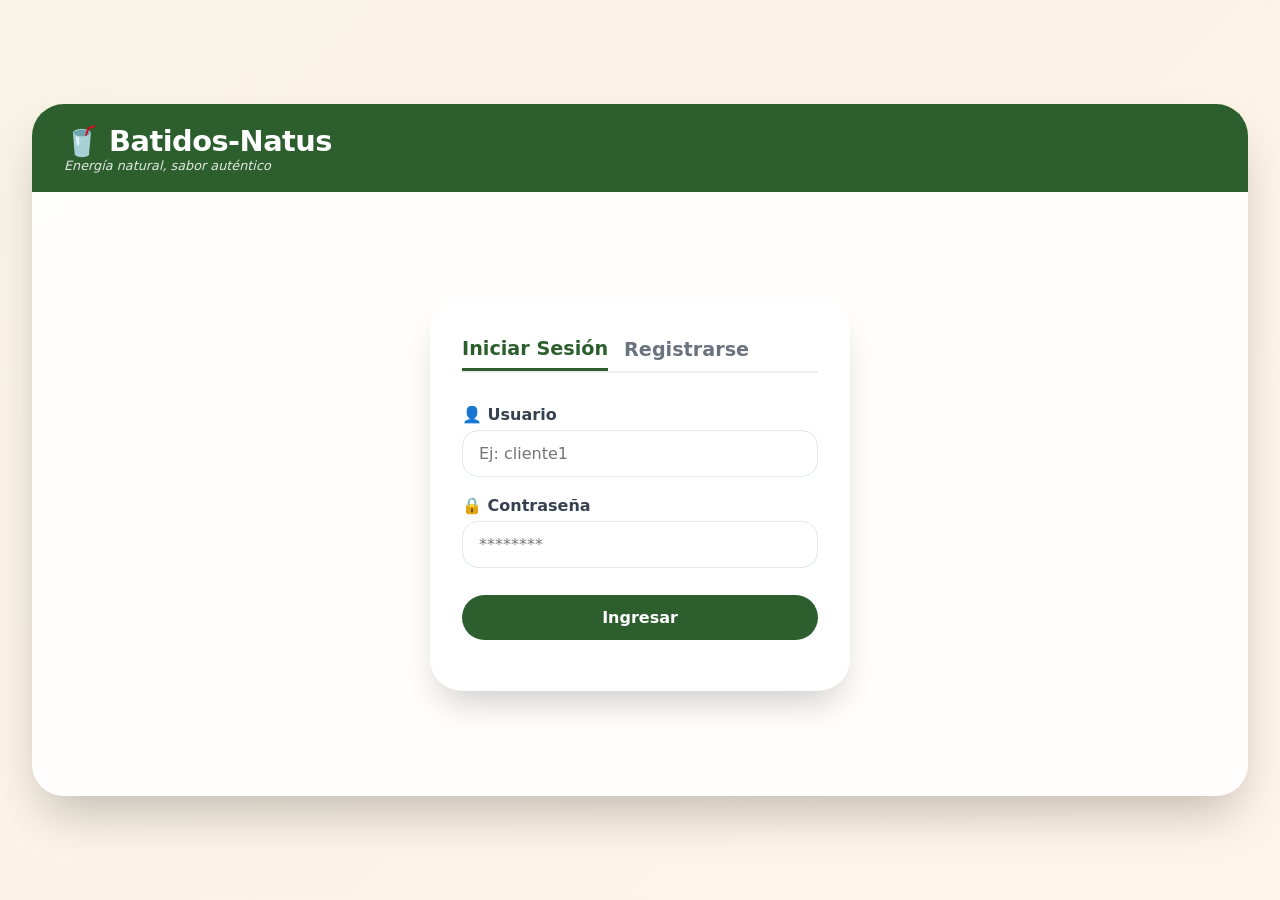
<file: index.html>
<!DOCTYPE html>
<html lang="es">
<head>
    <meta charset="UTF-8">
    <meta name="viewport" content="width=device-width, initial-scale=1.0, user-scalable=yes">
    <title>Batidos-Natus | Tienda de Batidos Naturales</title>
    <link rel="stylesheet" href="css/styles.css">
</head>
<body>
    <div class="app-container" id="appRoot">
        <!-- Header dinámico -->
        <div class="main-header">
            <div class="logo-area">
                <h1>🥤 Batidos-Natus</h1>
                <p>Energía natural, sabor auténtico</p>
            </div>
            <div class="user-welcome" id="userWelcomeArea">
                <span>🔐 Cargando...</span>
            </div>
        </div>
        <div class="content-pane" id="dynamicContent">
            <div class="loading-spinner">
                <div class="spinner"></div>
                <p>Cargando aplicación...</p>
            </div>
        </div>
    </div>

    <script src="js/auth.js"></script>
    <script src="js/cart.js"></script>
    <script src="js/products.js"></script>
    <script src="js/main.js"></script>
</body>
</file>
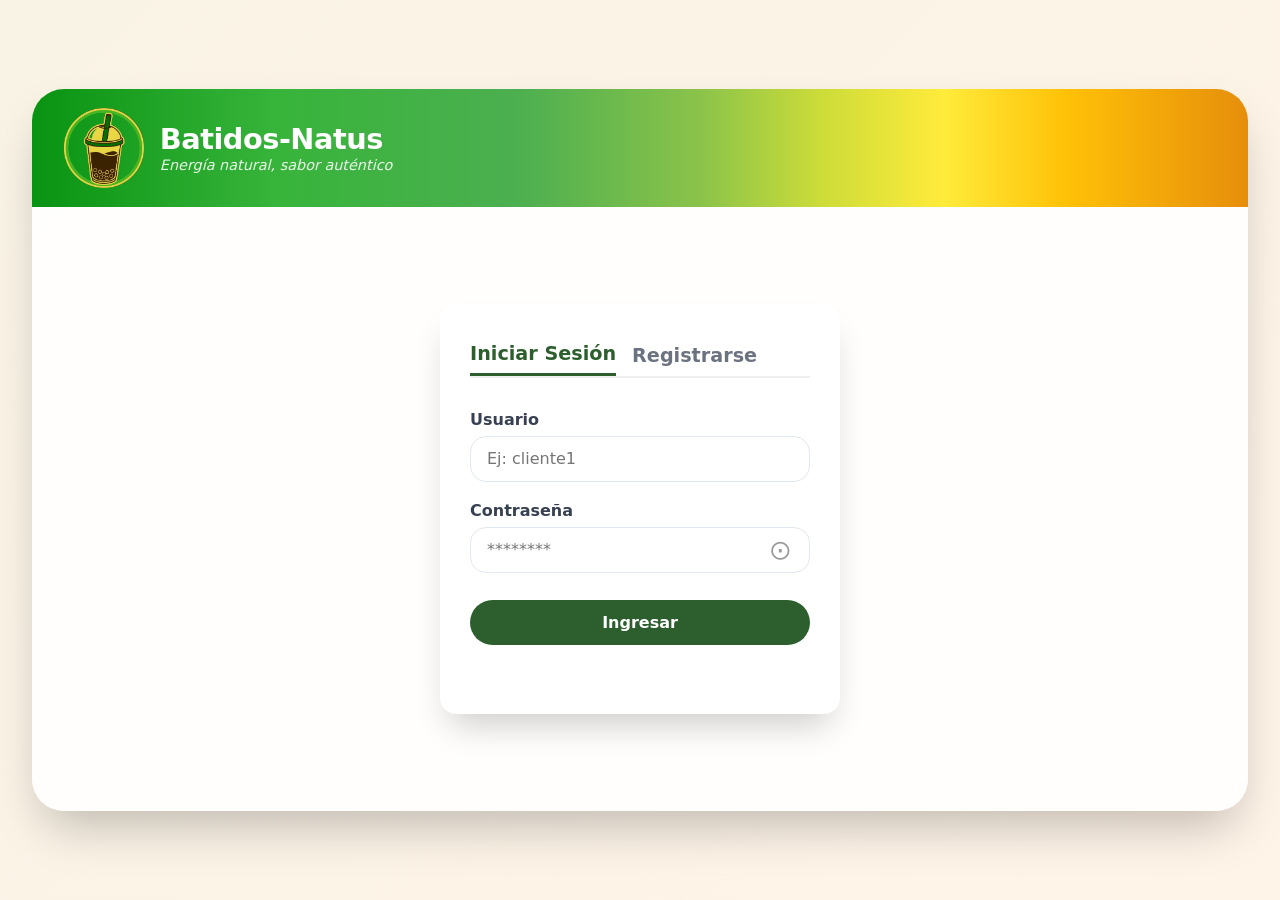
<file: Batidos Natus/index.html>
<!DOCTYPE html>
<html lang="es">
<head>
    <meta charset="UTF-8">
    <meta name="viewport" content="width=device-width, initial-scale=1.0">
    <title>Batidos-Natus | Tienda de Batidos Naturales</title>
    <link rel="stylesheet" href="css/main.css">
    <style>
        .redirect-container {
            display: flex;
            justify-content: center;
            align-items: center;
            min-height: 100vh;
            background: linear-gradient(135deg, #f5f7f6 0%, #e8ece9 100%);
            font-family: 'Segoe UI', Tahoma, Geneva, Verdana, sans-serif;
        }
        .redirect-box {
            text-align: center;
            padding: 50px 40px;
            background: white;
            border-radius: 20px;
            box-shadow: 0 10px 40px rgba(0,0,0,0.1);
            max-width: 450px;
            width: 90%;
        }
        .redirect-box .logo {
            font-size: 4rem;
            margin-bottom: 10px;
        }
        .redirect-box h1 {
            color: #2c5f2d;
            margin: 0;
            font-size: 1.8rem;
        }
        .redirect-box p {
            color: #666;
            margin: 8px 0 20px 0;
            font-size: 1rem;
        }
        .spinner {
            display: inline-block;
            width: 40px;
            height: 40px;
            border: 4px solid #e8ece9;
            border-top: 4px solid #2c5f2d;
            border-radius: 50%;
            animation: spin 0.8s linear infinite;
            margin: 10px auto;
        }
        @keyframes spin {
            0% { transform: rotate(0deg); }
            100% { transform: rotate(360deg); }
        }
        .redirect-message {
            color: #888;
            font-size: 0.85rem;
            margin-top: 12px;
        }
        .redirect-message a {
            color: #2c5f2d;
            font-weight: 600;
            text-decoration: none;
        }
        .redirect-message a:hover {
            text-decoration: underline;
        }
    </style>
</head>
<body>
    <div class="redirect-container">
        <div class="redirect-box">
            <div class="logo-area">
                <img src="img/logo2.png" alt="Batidos-Natus Logo" class="logo-img">
                <div class="logo-text">
                    <h1>Batidos-Natus</h1>
                    <p>Energía natural, sabor auténtico</p>
                </div>
            </div>
            <div class="spinner"></div>
            
            <p style="color: #2c5f2d; font-weight: 600; margin-top: 10px;">
                Redirigiendo al sistema...
            </p>
            
            <div class="redirect-message">
                Si no eres redirigido automáticamente, 
                <a href="login.html">haz clic aquí</a>
            </div>
        </div>
    </div>
    <script>
        window.location.href = 'login.html';
    </script>
</body>
</html>
</file>
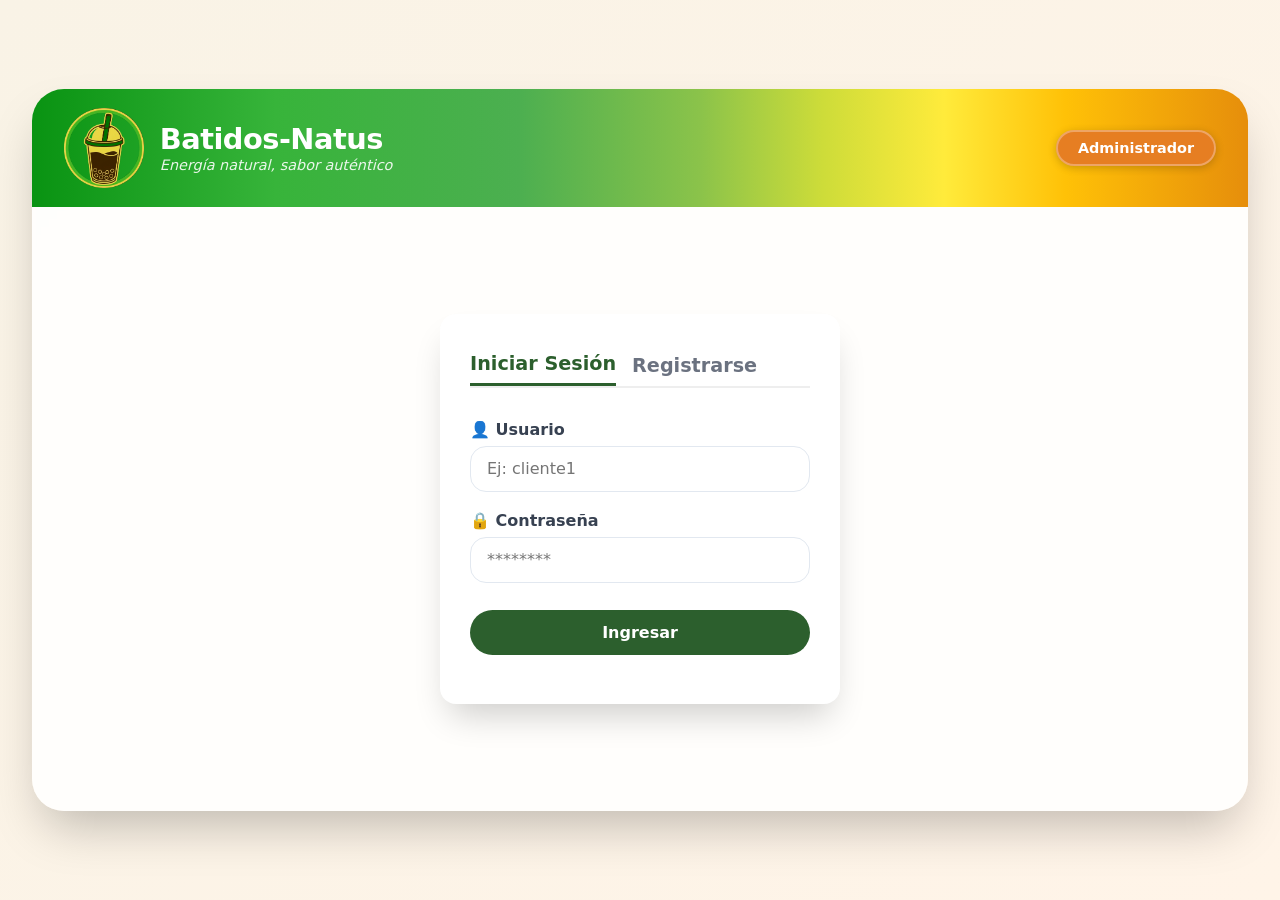
<file: opción 1/index.html>
<!DOCTYPE html>
<html lang="es">
<head>
    <meta charset="UTF-8">
    <meta name="viewport" content="width=device-width, initial-scale=1.0, user-scalable=yes">
    <title>Batidos-Natus | Tienda de Batidos Naturales</title>
    <link rel="stylesheet" href="css/main.css">
</head>
<body>
    <div class="app-container" id="appRoot">
        <!-- Header dinámico -->
        <div class="main-header">
            <div class="logo-area">
                <img src="img/logo1.png" alt="Batidos-Natus Logo" class="logo-img">
            </div>
            <div class="user-welcome" id="userWelcomeArea">
                <span>🔐 Cargando...</span>
            </div>
        </div>
        <div class="content-pane" id="dynamicContent">
            <div class="loading-spinner">
                <div class="spinner"></div>
                <p>Cargando aplicación...</p>
            </div>
        </div>
    </div>

    <script src="js/auth.js"></script>
    <script src="js/cart.js"></script>
    <script src="js/products.js"></script>
    <script src="js/main.js"></script>
</body>
</file>
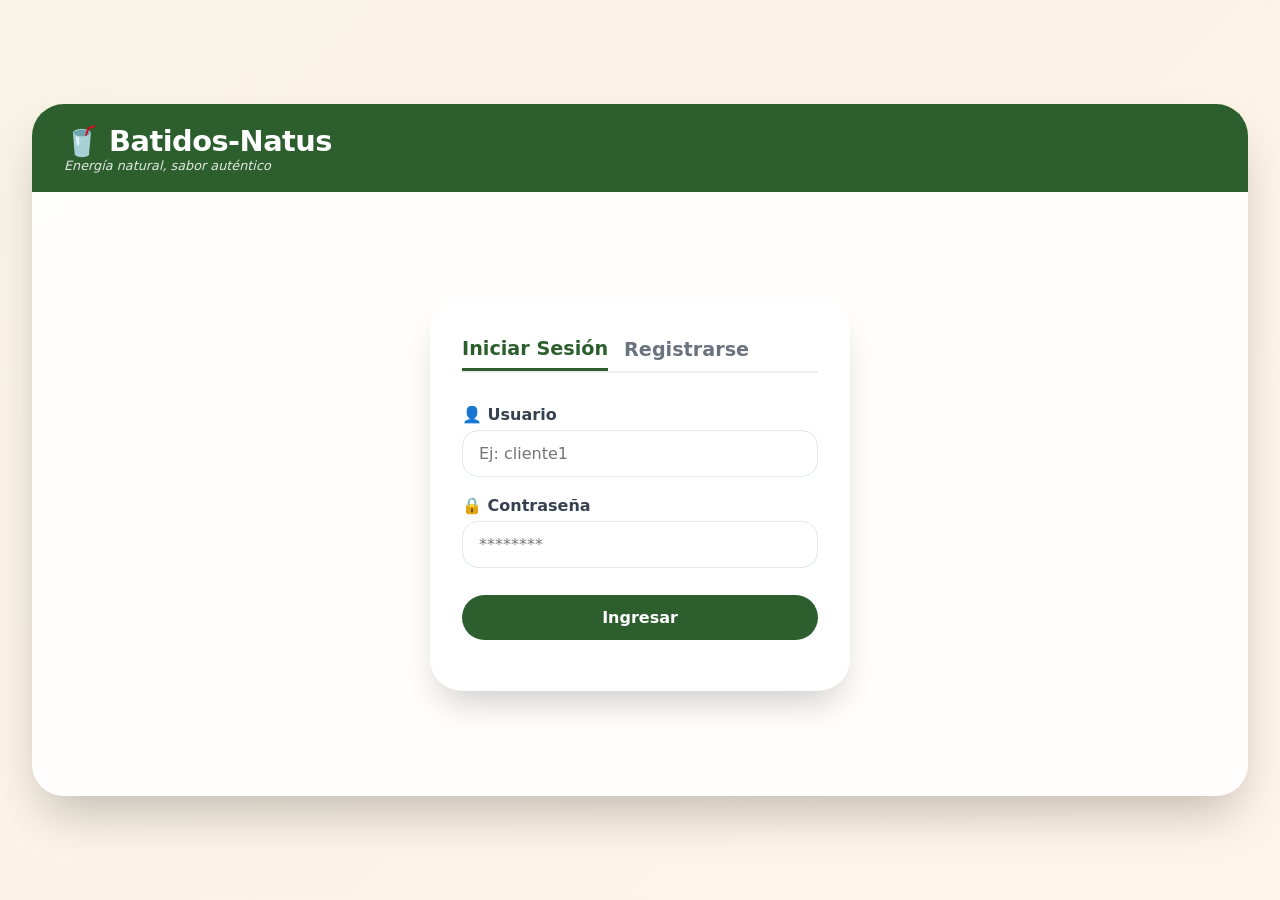
<file: dashboard.html>
<!DOCTYPE html>
<html lang="es">
<head>
    <meta charset="UTF-8">
    <meta name="viewport" content="width=device-width, initial-scale=1.0">
    <title>Batidos-Natus | Tienda</title>
    <link rel="stylesheet" href="css/styles.css">
</head>
<body>
    <div class="app-container">
        <div class="main-header">
            <div class="logo-area">
                <h1>🥤 Batidos-Natus</h1>
                <p>Energía natural, sabor auténtico</p>
            </div>
            <div class="user-welcome" id="userWelcomeArea">
                <span>Cargando...</span>
            </div>
        </div>
        <div class="content-pane" id="dynamicContent">
            <div class="loading-spinner">
                <div class="spinner"></div>
                <p>Cargando productos...</p>
            </div>
        </div>
    </div>

    <script src="js/auth.js"></script>
    <script src="js/cart.js"></script>
    <script src="js/products.js"></script>
    <script src="js/main.js"></script>
</body>
</html>
</file>
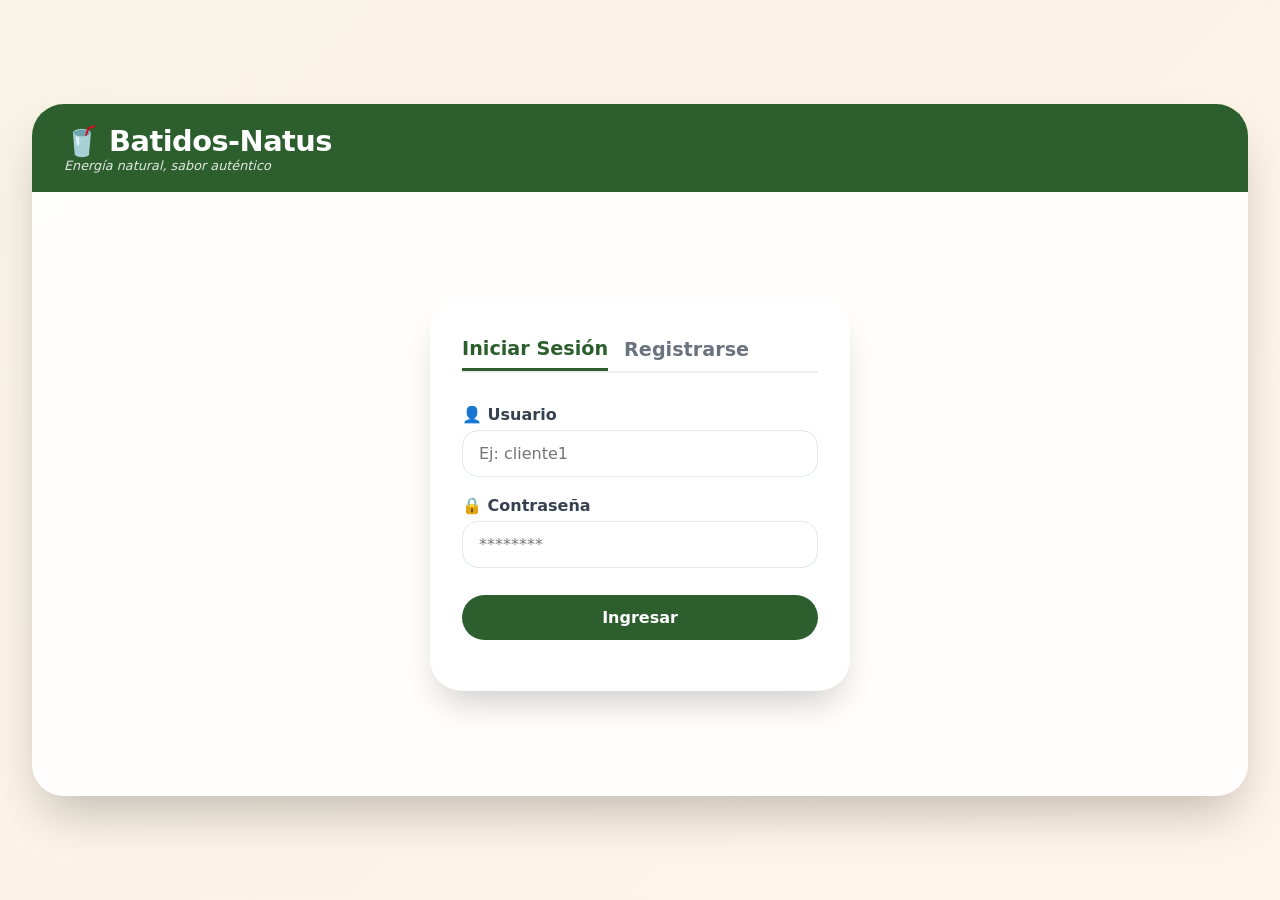
<file: login.html>
<!DOCTYPE html>
<html lang="es">
<head>
    <meta charset="UTF-8">
    <meta name="viewport" content="width=device-width, initial-scale=1.0">
    <title>Batidos-Natus | Acceso</title>
    <link rel="stylesheet" href="css/styles.css">
</head>
<body>
    <div class="app-container">
        <div class="main-header">
            <div class="logo-area">
                <h1>🥤 Batidos-Natus</h1>
                <p>Energía natural, sabor auténtico</p>
            </div>
        </div>
        <div class="content-pane">
            <div class="auth-panel">
                <div class="auth-card">
                    <div class="auth-tabs">
                        <button class="tab-btn active" id="tabLoginBtn">Iniciar Sesión</button>
                        <button class="tab-btn" id="tabRegisterBtn">Registrarse</button>
                    </div>
                    <div id="authFormContainer">
                        <!-- Formulario Login por defecto -->
                        <form id="loginForm" class="auth-form">
                            <div class="input-group">
                                <label>👤 Usuario</label>
                                <input type="text" id="loginUsername" placeholder="Ej: cliente1" required>
                            </div>
                            <div class="input-group">
                                <label>🔒 Contraseña</label>
                                <input type="password" id="loginPassword" placeholder="********" required>
                            </div>
                            <button type="submit" class="auth-submit">Ingresar</button>
                            <div id="authMessage" class="error-msg"></div>
                        </form>
                    </div>
                </div>
            </div>
        </div>
    </div>

    <script src="js/auth.js"></script>
    <script src="js/main.js"></script>
</body>
</html>
</file>
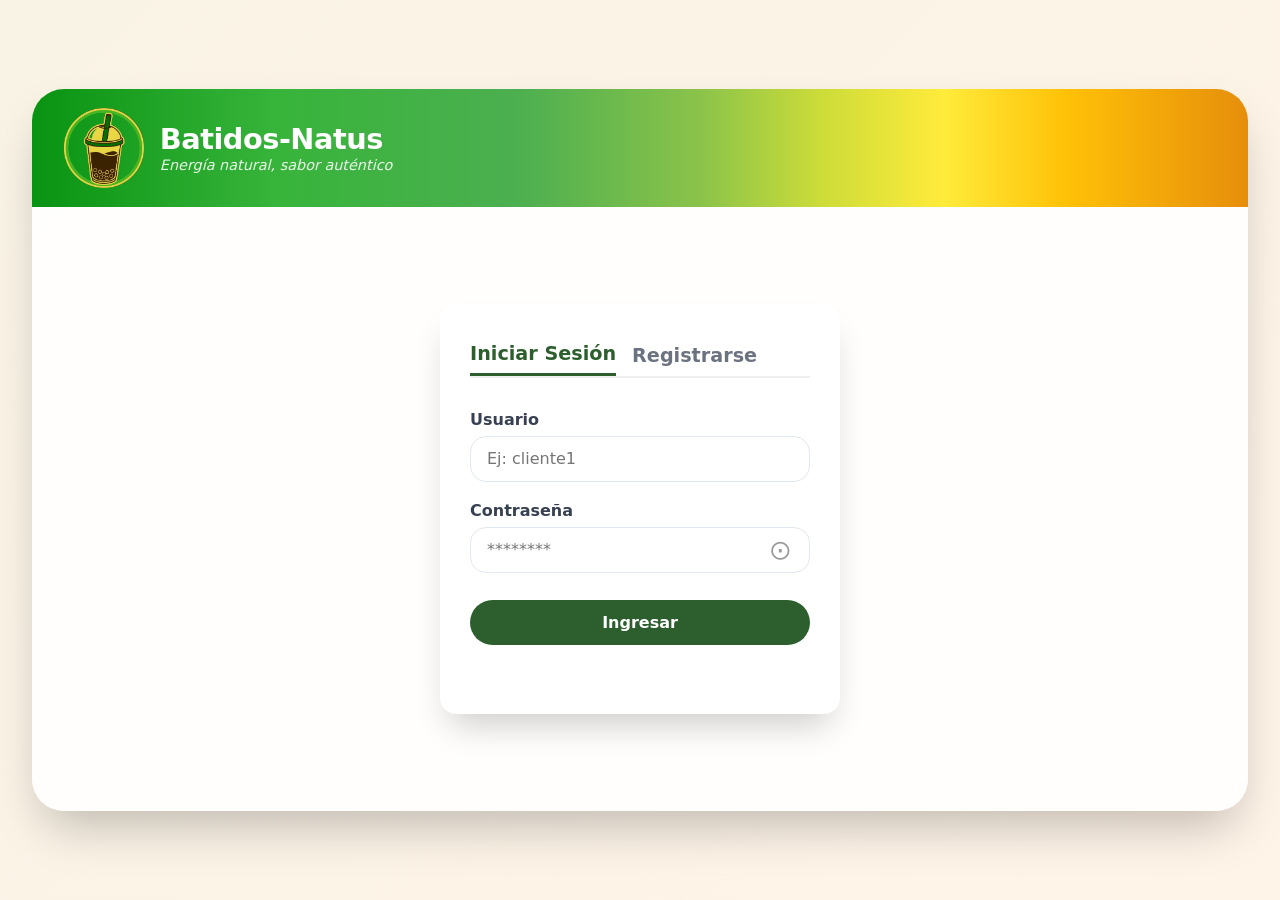
<file: Batidos Natus/dashboard.html>
<!DOCTYPE html>
<html lang="es">
<head>
    <meta charset="UTF-8">
    <meta name="viewport" content="width=device-width, initial-scale=1.0">
    <title>Batidos-Natus | Tienda</title>
    <link rel="stylesheet" href="css/main.css">
</head>
<body>
    <div class="app-container">
        <div class="main-header">
            <div class="logo-area">
                <img src="img/logo2.png" alt="Batidos-Natus Logo" class="logo-img">
                <div class="logo-text">
                    <h1>Batidos-Natus</h1>
                    <p>Energía natural, sabor auténtico</p>
                </div>
            </div>
            <div class="user-welcome" id="userWelcomeArea">
                <span>Cargando...</span>
            </div>
        </div>
        <div class="nav-spacer"></div>
        
        <div class="nav-left"></div>
        <div class="nav-right">
            <button id="verCatalogoBtn" class="nav-btn active">Catálogo</button>
            <button id="verHistorialBtn" class="nav-btn">Mis Pedidos</button>
        </div>
        
        <div class="content-pane" id="dynamicContent">
            <div class="loading-spinner">
                <div class="spinner"></div>
                <p>Cargando productos...</p>
            </div>
        </div>
    </div>

    <button id="scrollToCartBtn" class="scroll-btn scroll-down" title="Ir al carrito">
        ↓
    </button>
    <button id="scrollToTopBtn" class="scroll-btn scroll-up" title="Volver arriba" style="display:none;">
        ↑
    </button>

    <script src="js/config.js"></script>
    <script src="js/auth.js"></script>
    <script src="js/cart.js"></script>
    <script src="js/orders.js"></script>
    <script src="js/products.js"></script>
    <script src="js/main.js"></script>
</body>
</html>
</file>
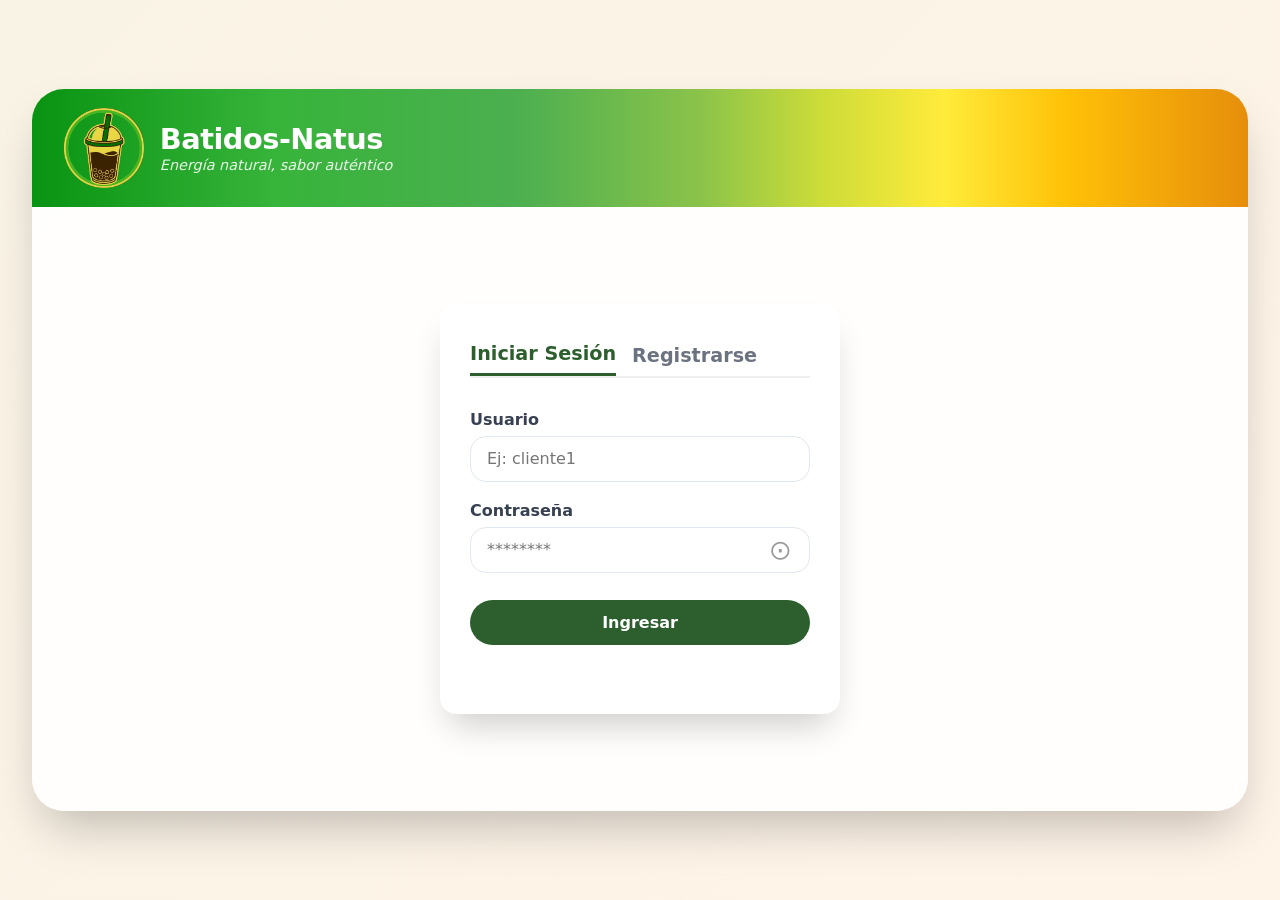
<file: Batidos Natus/empleado.html>
<!DOCTYPE html>
<html lang="es">
<head>
    <meta charset="UTF-8">
    <meta name="viewport" content="width=device-width, initial-scale=1.0">
    <title>Empleado | Batidos-Natus</title>
    <link rel="stylesheet" href="css/main.css">
</head>
<body>
    <div class="app-container">
        <div class="main-header">
            <div class="logo-area">
                <img src="img/logo2.png" alt="Batidos-Natus Logo" class="logo-img">
                <div class="logo-text">
                    <h1>Batidos-Natus</h1>
                    <p>Energía natural, sabor auténtico</p>
                </div>
            </div>
            <div class="user-welcome" id="userWelcomeArea">
                <span>Cargando...</span>
            </div>
        </div>

        <div class="nav-bar">
            <div class="nav-left">
                <button class="nav-btn active" id="verPedidosBtn">Pedidos Activos</button>
                <button class="nav-btn" id="verHistorialBtn">Historial</button>
                <button class="nav-btn" id="verFacturasBtn">Facturas</button>
            </div>
            <div class="nav-right">
                <span class="nav-user" id="userDisplay">Empleado</span>
            </div>
        </div>

        <div class="content-pane" id="dynamicContent">
            <div class="loading-spinner">
                <div class="spinner"></div>
                <p>Cargando pedidos...</p>
            </div>
        </div>
    </div>

    <div id="facturaPanel" class="factura-panel">
        <div class="factura-panel-header">
            <h3>Cobrar / Facturar</h3>
            <button id="cerrarFacturaPanel" class="btn-cerrar-panel">&times;</button>
        </div>
        
        <div id="facturaContenido" class="factura-contenido">
            <div class="factura-placeholder">
                <p>Selecciona un pedido para facturar</p>
            </div>
        </div>
        
        <div id="formularioPago" class="formulario-pago" style="display:none;">
            <h4>Datos de Cobro</h4>
            <div class="form-pago-row">
                <div class="form-pago-group">
                    <label>Método de Pago</label>
                    <select id="metodoPago" class="input-pago">
                        <option value="efectivo_bs">Efectivo Bs.</option>
                        <option value="efectivo_usd">Efectivo USD</option>
                        <option value="transferencia">Transferencia</option>
                        <option value="pago_movil">Pago Móvil</option>
                        <option value="tarjeta_debito">Tarjeta Débito</option>
                        <option value="tarjeta_credito">Tarjeta Crédito</option>
                    </select>
                </div>
                <div class="form-pago-group">
                    <label>Moneda</label>
                    <select id="monedaPago" class="input-pago">
                        <option value="Bs">Bs.</option>
                        <option value="USD">USD</option>
                    </select>
                </div>
            </div>
            
            <div class="form-pago-row" id="montoBsContainer" style="display:none;">
                <div class="form-pago-group" style="flex:1;">
                    <label>Monto en Bolívares (Bs.)</label>
                    <input type="number" id="montoBs" class="input-pago" placeholder="Ej: 45.50" step="0.01" min="0">
                    <small style="color:#888; font-size:0.7rem;">Ingresa el equivalente en Bs. según la tasa del día</small>
                </div>
            </div>
            
            <div class="form-pago-row">
                <div class="form-pago-group">
                    <label>Tipo de Servicio</label>
                    <select id="tipoServicio" class="input-pago">
                        <option value="mesa">Mesa</option>
                        <option value="delivery">Delivery</option>
                        <option value="para_llevar">Para llevar</option>
                    </select>
                </div>
                <div class="form-pago-group">
                    <label>Tiempo (min)</label>
                    <input type="number" id="tiempoAtencion" class="input-pago" placeholder="Ej: 10" min="0" value="5">
                </div>
            </div>
            <div class="form-pago-row">
                <div class="form-pago-group" style="flex:1;">
                    <label>Observaciones</label>
                    <input type="text" id="observacionesPago" class="input-pago" placeholder="Notas adicionales...">
                </div>
            </div>
            <div id="mensajePago" style="display:none;"></div>
        </div>
        
        <div class="factura-panel-footer">
            <button class="btn-imprimir" onclick="imprimirFactura()" id="btnImprimir" style="display:none;">Imprimir</button>
            <button class="btn-confirmar-pago" onclick="confirmarPago()" id="btnConfirmarPago">Cobrar</button>
            <button class="btn-pagar-tarjeta" onclick="toggleFormularioPago()" id="btnPagarTarjeta">Mostrar Datos de Pago</button>
        </div>
    </div>

    <div id="facturaOverlay" class="factura-overlay"></div>

    <script src="js/config.js"></script>
    <script src="js/auth.js"></script>
    <script src="js/cart.js"></script>
    <script src="js/orders.js"></script>
    <script src="js/products.js"></script>
    <script src="js/empleado.js"></script>
    <script src="js/facturacion.js"></script>
    <script src="js/main.js"></script>
</body>
</html>
</file>
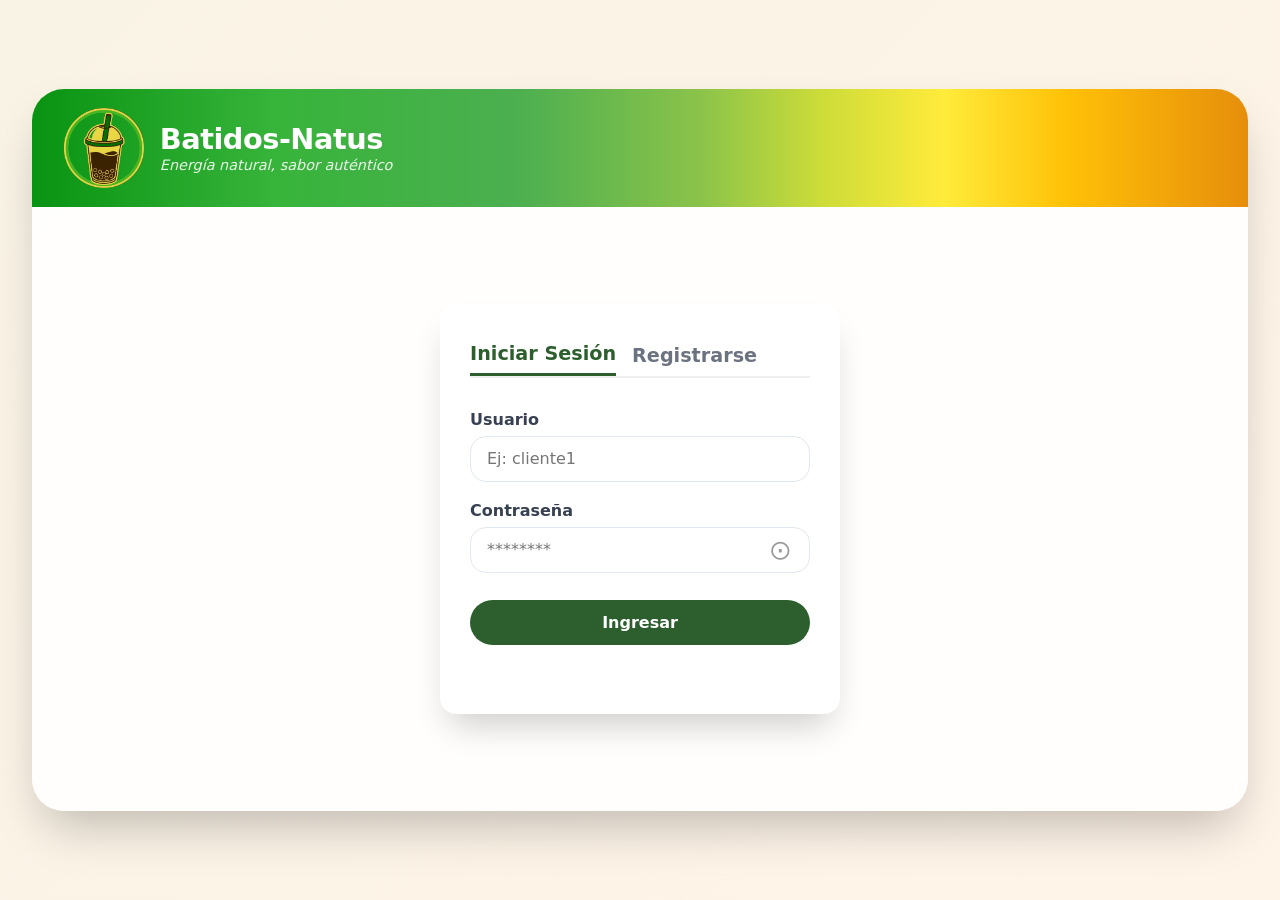
<file: Batidos Natus/inventory.html>
<!DOCTYPE html>
<html lang="es">
<head>
    <meta charset="UTF-8">
    <meta name="viewport" content="width=device-width, initial-scale=1.0">
    <title>Inventario | Batidos-Natus</title>
    <link rel="stylesheet" href="css/main.css">
</head>
<body>
    <div class="admin-container">
        <header class="admin-header">
            <h1>Gestión de Inventario</h1>
            <div class="admin-user-info">
                <span id="adminUser">Admin</span>
                <a href="admin.html" class="btn-regresar">Regresar</a>
            </div>
        </header>

        <section class="inventory-stats-grid" id="inventoryStats">
            <div class="stat-card">
                <div class="number" id="totalProductos">0</div>
                <div class="label">Total Productos</div>
            </div>
            <div class="stat-card">
                <div class="number gold" id="valorInventario">$0</div>
                <div class="label">Valor Inventario</div>
            </div>
            <div class="stat-card">
                <div class="number warning" id="stockBajo">0</div>
                <div class="label">Stock Bajo</div>
            </div>
            <div class="stat-card">
                <div class="number danger" id="agotados">0</div>
                <div class="label">Agotados</div>
            </div>
        </section>

        <div class="inventory-actions">
            <button id="agregarProductoBtn" class="btn-primary">Agregar Producto</button>
            <button id="recargarBtn" class="btn-secondary" style="background: #3498db; color:white; border:none; padding:8px 16px; border-radius:6px; cursor:pointer; margin-left:10px;">
                Recargar
            </button>
            <input type="text" id="buscarProducto" placeholder="Buscar producto..." class="search-input">
            <select id="filtroCategoria" class="filter-select">
                <option value="todos">Todas las categorías</option>
                <option value="Energéticos">Energéticos</option>
                <option value="Detox">Detox</option>
                <option value="Proteicos">Proteicos</option>
                <option value="Frutales">Frutales</option>
            </select>
            <select id="filtroEstado" class="filter-select">
                <option value="todos">Todos los estados</option>
                <option value="activo">Activos</option>
                <option value="inactivo">Inactivos</option>
            </select>
        </div>

        <div class="inventory-table-wrapper">
            <table class="inventory-table" id="inventoryTable">
                <thead>
                    <tr>
                        <th>ID</th>
                        <th>Producto</th>
                        <th>Descripción</th>
                        <th>Categoría</th>
                        <th>Precio</th>
                        <th>Stock</th>
                        <th>Stock Mínimo</th>
                        <th>Estado</th>
                        <th>Acciones</th>
                    </tr>
                </thead>
                <tbody id="inventoryBody">
                    <tr><td colspan="9" class="empty-message">No hay productos en inventario</td></tr>
                </tbody>
            </table>
        </div>
    </div>

    <div class="modal" id="productModal" style="display:none;">
        <div class="modal-content">
            <span class="modal-close" id="closeModal">&times;</span>
            <h2 id="modalTitle">Agregar Producto</h2>
            <form id="productForm">
                <input type="hidden" id="productId">
                
                <div class="form-group">
                    <label for="nombreProducto">Nombre del producto *</label>
                    <input type="text" id="nombreProducto" required>
                </div>
                
                <div class="form-group">
                    <label for="descripcionProducto">Descripción del producto</label>
                    <textarea id="descripcionProducto" rows="3" placeholder="Ej: Arándanos, frambuesas, moras y yogurt natural." style="width: 100%; padding: 0.6rem 1rem; border: 2px solid var(--border-color, #e0e0e0); border-radius: 8px; font-size: 0.95rem; resize: vertical; font-family: inherit;"></textarea>
                    <small style="color: #888; font-size: 0.8rem;">Describe los ingredientes y características del batido.</small>
                </div>
                
                <div class="form-group">
                    <label for="categoriaProducto">Categoría *</label>
                    <select id="categoriaProducto" required>
                        <option value="Energéticos">Energéticos</option>
                        <option value="Detox">Detox</option>
                        <option value="Proteicos">Proteicos</option>
                        <option value="Frutales">Frutales</option>
                    </select>
                </div>
                
                <div class="form-group">
                    <label for="precioProducto">Precio ($) *</label>
                    <input type="number" id="precioProducto" step="0.01" min="0" required>
                </div>
                
                <div class="form-group">
                    <label for="stockProducto">Stock disponible *</label>
                    <input type="number" id="stockProducto" min="0" required>
                </div>
                
                <div class="form-group">
                    <label for="stockMinimoProducto">Stock mínimo *</label>
                    <input type="number" id="stockMinimoProducto" min="0" required>
                </div>
                
                <div class="form-group">
                    <label for="estadoProducto">Estado</label>
                    <select id="estadoProducto">
                        <option value="activo">Activo</option>
                        <option value="inactivo">Inactivo</option>
                    </select>
                </div>
                
                <div class="form-group">
                    <label for="imagenProducto">Imagen del producto</label>
                    <div style="display: flex; gap: 10px; align-items: center; flex-wrap: wrap;">
                        <input type="file" id="imagenProducto" accept="image/png, image/jpeg, image/jpg, image/webp" style="flex: 1; padding: 6px;">
                        <span style="font-size: 0.8rem; color: #888;">PNG, JPG, WEBP (máx. 2MB)</span>
                    </div>
                    <div id="previewContainer" style="margin-top: 8px; display: none;">
                        <img id="imagePreview" src="" alt="Vista previa" style="max-width: 150px; max-height: 150px; border-radius: 8px; border: 2px solid #ddd;">
                        <button type="button" id="removeImageBtn" style="display: block; margin-top: 4px; background: #e74c3c; color: white; border: none; padding: 4px 12px; border-radius: 4px; cursor: pointer; font-size: 0.8rem;">
                            Quitar imagen
                        </button>
                    </div>
                    <small style="color: #888; font-size: 0.8rem;">
                        Si no seleccionas una imagen, se usará la imagen predeterminada.
                    </small>
                </div>
                
                <button type="submit" class="btn-primary">Guardar</button>
            </form>
        </div>
    </div>

    <div class="modal" id="confirmModal" style="display:none;">
        <div class="modal-content">
            <h2>Confirmar eliminación</h2>
            <p>¿Estás seguro de que deseas eliminar este producto del inventario?</p>
            <div class="modal-actions">
                <button id="confirmDeleteBtn" class="btn-danger">Eliminar</button>
                <button id="cancelDeleteBtn" class="btn-secondary">Cancelar</button>
            </div>
        </div>
    </div>

    <script src="js/config.js"></script>
    <script src="js/auth.js"></script>
    <script src="js/inventory.js"></script>
    <script src="js/inventory-ui.js"></script>
</body>
</html>
</file>
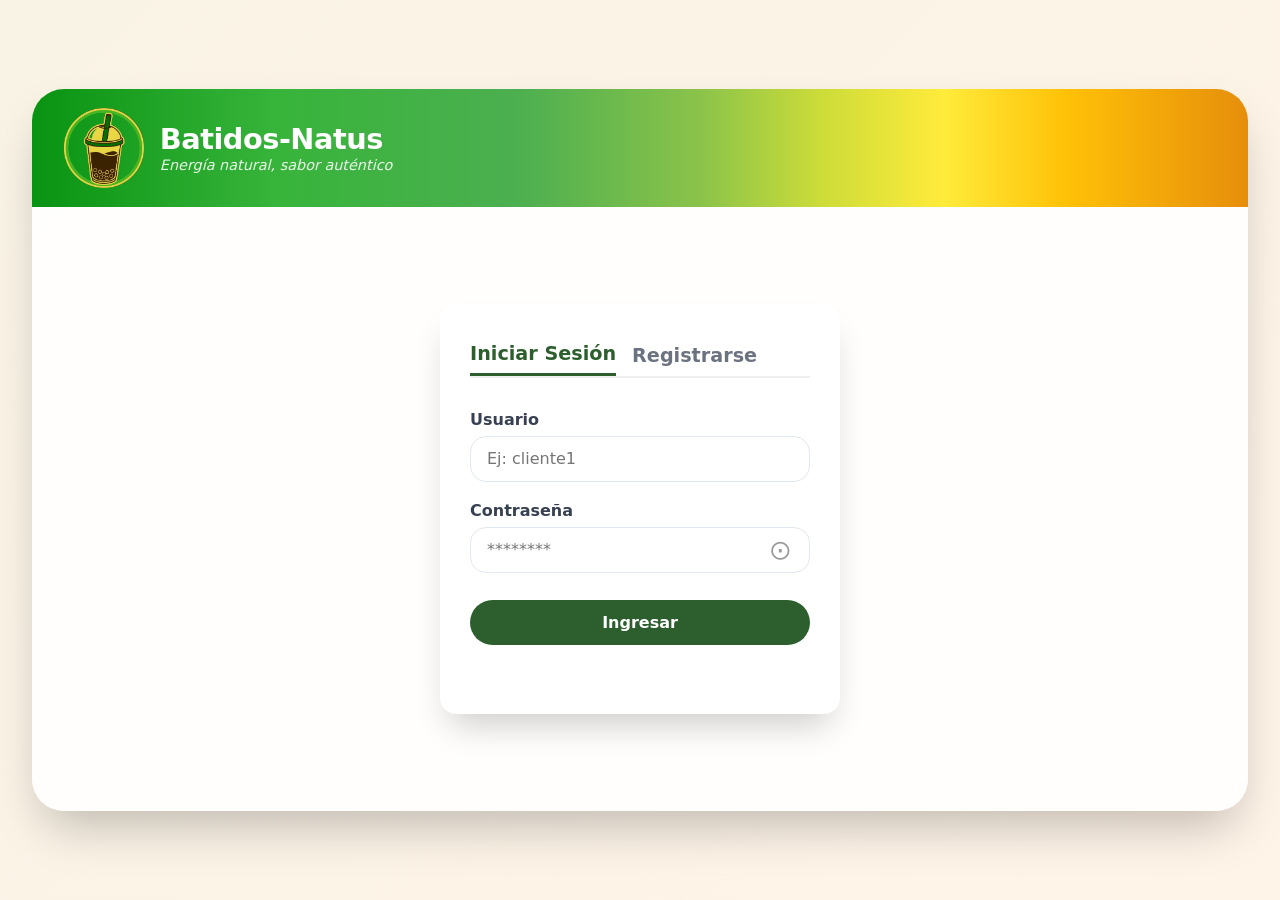
<file: Batidos Natus/login.html>
<!DOCTYPE html>
<html lang="es">
<head>
    <meta charset="UTF-8">
    <meta name="viewport" content="width=device-width, initial-scale=1.0">
    <title>Batidos-Natus | Acceso</title>
    <link rel="stylesheet" href="css/main.css">
</head>
<body>
    <div class="app-container">
        <div class="main-header">
            <div class="logo-area">
                <img src="img/logo2.png" alt="Batidos-Natus Logo" class="logo-img">
                <div class="logo-text">
                    <h1>Batidos-Natus</h1>
                    <p>Energía natural, sabor auténtico</p>
                </div>
            </div>
            <!-- Botón de Administrador ELIMINADO -->
        </div>
        <div class="content-pane">
            <div class="auth-panel">
                <div class="auth-card">
                    <div class="auth-tabs">
                        <button class="tab-btn active" id="tabLoginBtn">Iniciar Sesión</button>
                        <button class="tab-btn" id="tabRegisterBtn">Registrarse</button>
                    </div>
                    <!-- El formulario se genera dinámicamente desde main.js -->
                    <div id="authFormContainer">
                    </div>
                </div>
            </div>
        </div>
    </div>

    <!-- Modal de Administrador ELIMINADO -->

    <script src="js/config.js"></script>
    <script src="js/auth.js"></script>
    <script src="js/main.js"></script>
</body>
</html>
</file>
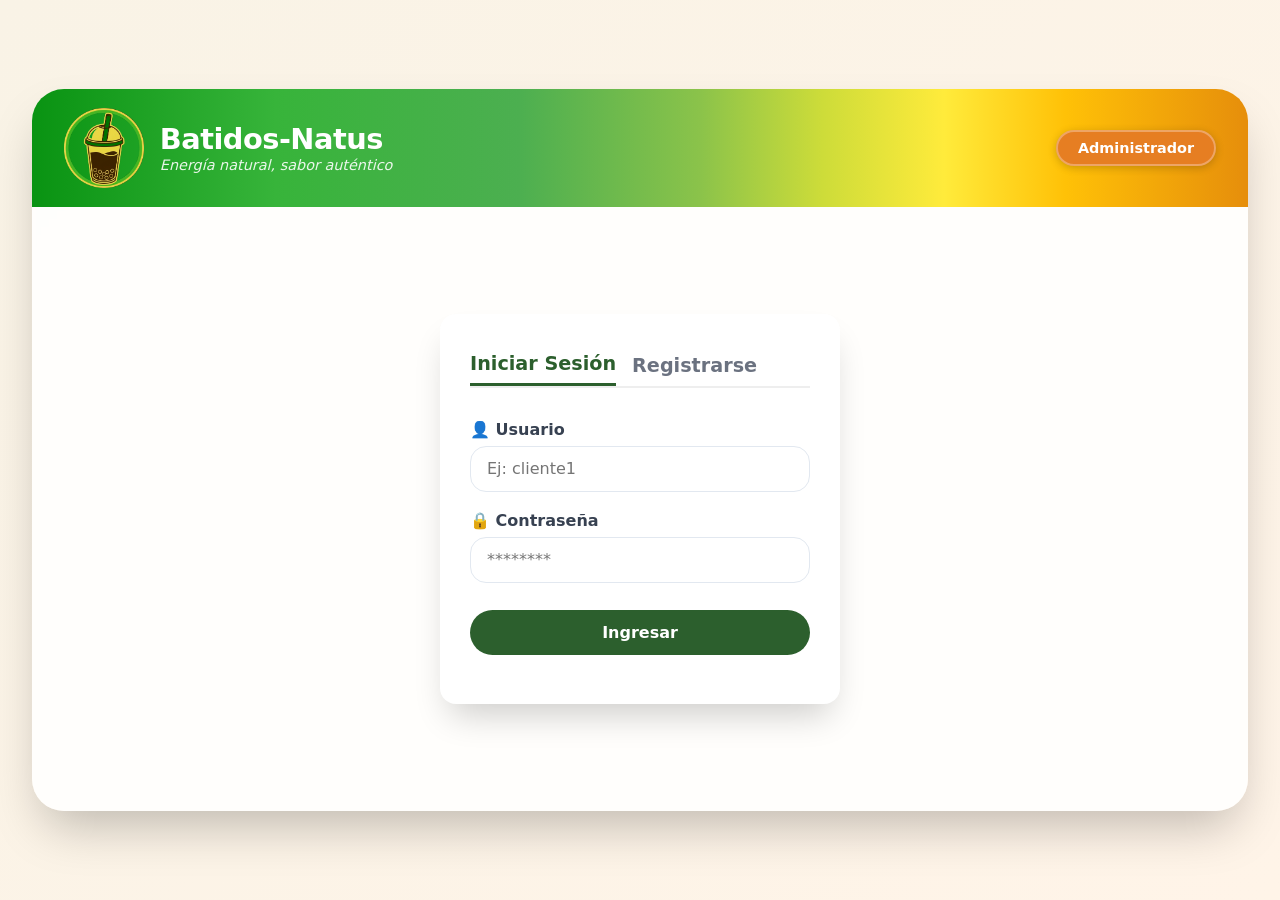
<file: opción 1/admin.html>
<!DOCTYPE html>
<html lang="es">
<head>
    <meta charset="UTF-8">
    <meta name="viewport" content="width=device-width, initial-scale=1.0">
    <title>Admin | Batidos-Natus</title>
    <link rel="stylesheet" href="css/main.css">
</head>
<body>
    <div class="admin-container">
        <header class="admin-header">
            <h1>📊 Panel de Administración</h1>
            <div class="admin-user-info">
                <span id="adminUser">👤 Admin</span>
                <a href="inventory.html" class="btn-inventario">Inventario</a>
                <a href="#" id="logoutBtn" class="btn-cerrar-sesion">🔐 Cerrar Sesión</a>
            </div>
        </header>

        <section class="stats-grid" id="statsContainer">
            <div class="stat-card">
                <div class="number" id="totalPedidos">0</div>
                <div class="label">📦 Total Pedidos</div>
            </div>
            <div class="stat-card">
                <div class="number gold" id="totalVentas">$0</div>
                <div class="label">💰 Total Ventas</div>
            </div>
            <div class="stat-card">
                <div class="number" id="pendientes">0</div>
                <div class="label">⏳ Pendientes</div>
            </div>
            <div class="stat-card">
                <div class="number" id="preparando">0</div>
                <div class="label">👨‍🍳 Preparando</div>
            </div>
            <div class="stat-card">
                <div class="number" id="enviados">0</div>
                <div class="label">🚚 Enviados</div>
            </div>
            <div class="stat-card">
                <div class="number" id="entregados">0</div>
                <div class="label">✅ Entregados</div>
            </div>
        </section>

        <div class="pedidos-table-wrapper">
            <table class="pedidos-table" id="pedidosTable">
                <thead>
                    <tr>
                        <th># Pedido</th>
                        <th>Cliente</th>
                        <th>Productos</th>
                        <th>Total</th>
                        <th>Fecha</th>
                        <th>Estado</th>
                        <th>Acción</th>
                    </tr>
                </thead>
                <tbody id="pedidosBody">
                    <tr><td colspan="7" class="empty-message">No hay pedidos registrados</td></tr>
                </tbody>
            </table>
        </div>
    </div>

    <script src="js/auth.js"></script>
    <script src="js/orders.js"></script>
    <script src="js/admin.js"></script>
</body>
</html>
</file>
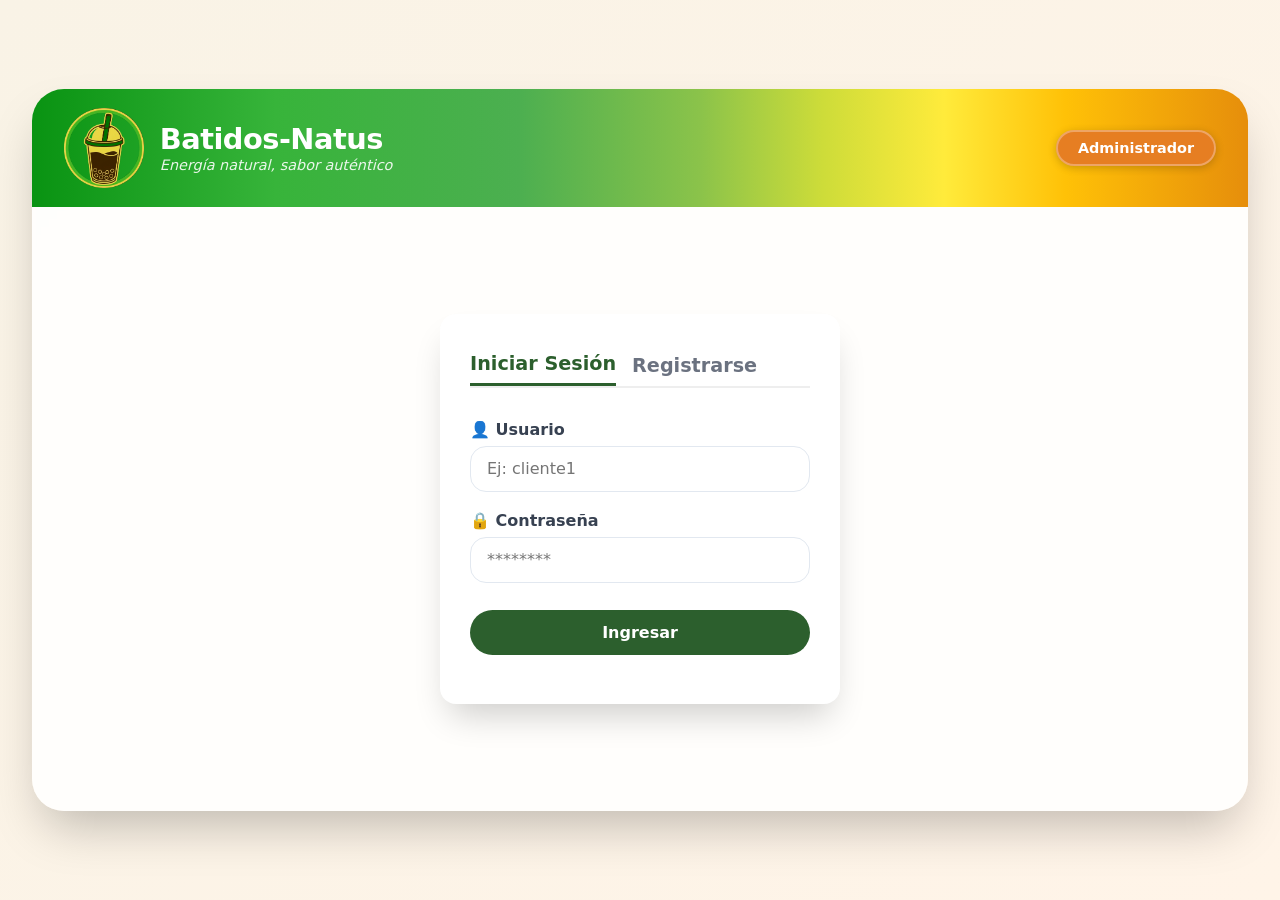
<file: opción 1/dashboard.html>
<!DOCTYPE html>
<html lang="es">
<head>
    <meta charset="UTF-8">
    <meta name="viewport" content="width=device-width, initial-scale=1.0">
    <title>Batidos-Natus | Tienda</title>
    <link rel="stylesheet" href="css/main.css">
</head>
<body>
    <div class="app-container">
        <!-- Encabezado principal -->
        <div class="main-header">
            <div class="logo-area">
                <img src="img/logo2.png" alt="Batidos-Natus Logo" class="logo-img">
                <div class="logo-text">
                    <h1>Batidos-Natus</h1>
                    <p>Energía natural, sabor auténtico</p>
                </div>
            </div>
            <div class="user-welcome" id="userWelcomeArea">
                <span>Cargando...</span>
            </div>
        </div>
        <div class="nav-spacer"></div>
        
            <div class="nav-left"></div>
            <div class="nav-right">
                <button id="verCatalogoBtn" class="nav-btn active">Catálogo</button>
                <button id="verHistorialBtn" class="nav-btn">Mis Pedidos</button>
            </div>
        
        <!-- Contenedor principal -->
        <div class="content-pane" id="dynamicContent">
            <div class="loading-spinner">
                <div class="spinner"></div>
                <p>Cargando productos...</p>
            </div>
        </div>
    </div>

    <script src="js/auth.js"></script>
    <script src="js/cart.js"></script>
    <script src="js/orders.js"></script>
    <script src="js/products.js"></script>
    <script src="js/main.js"></script>
</body>
</html>
</file>
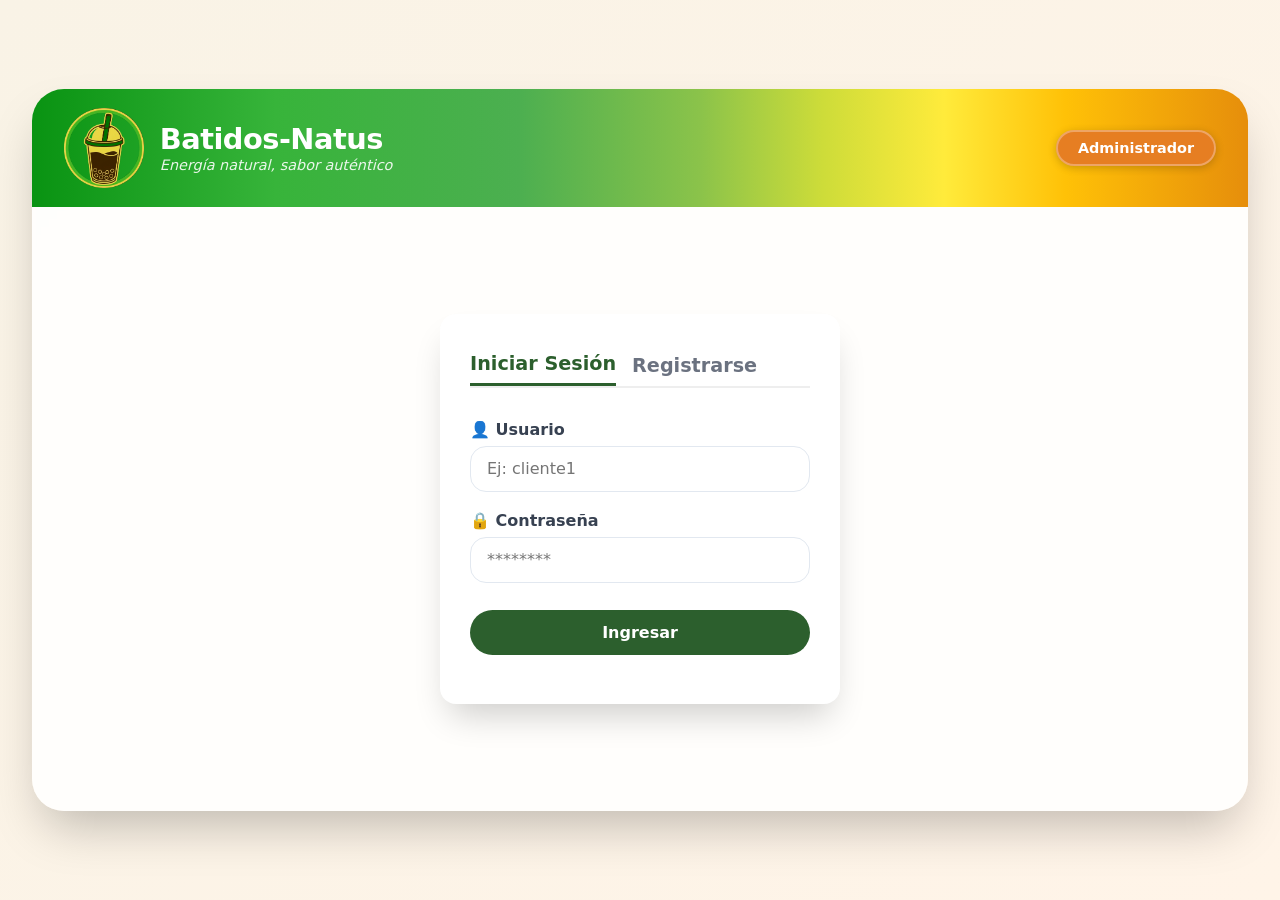
<file: opción 1/inventory.html>
<!DOCTYPE html>
<html lang="es">
<head>
    <meta charset="UTF-8">
    <meta name="viewport" content="width=device-width, initial-scale=1.0">
    <title>Inventario | Batidos-Natus</title>
    <link rel="stylesheet" href="css/main.css">
</head>
<body>
    <div class="admin-container">
        <header class="admin-header">
            <h1>📦 Gestión de Inventario</h1>
            <div class="admin-user-info">
                <span id="adminUser">👤 Admin</span>
                <a href="admin.html" class="btn-regresar">Regresar</a>
            </div>
        </header>

        <!-- Estadísticas de Inventario -->
        <section class="inventory-stats-grid" id="inventoryStats">
            <div class="stat-card">
                <div class="number" id="totalProductos">0</div>
                <div class="label">📦 Total Productos</div>
            </div>
            <div class="stat-card">
                <div class="number gold" id="valorInventario">$0</div>
                <div class="label">💰 Valor Inventario</div>
            </div>
            <div class="stat-card">
                <div class="number warning" id="stockBajo">0</div>
                <div class="label">⚠️ Stock Bajo</div>
            </div>
            <div class="stat-card">
                <div class="number danger" id="agotados">0</div>
                <div class="label">🚫 Agotados</div>
            </div>
        </section>

        <!-- Barra de acciones -->
        <div class="inventory-actions">
            <button id="agregarProductoBtn" class="btn-primary">➕ Agregar Producto</button>
            <input type="text" id="buscarProducto" placeholder="🔍 Buscar producto..." class="search-input">
            <select id="filtroCategoria" class="filter-select">
                <option value="todos">📂 Todas las categorías</option>
                <option value="Energéticos">⚡ Energéticos</option>
                <option value="Detox">🌿 Detox</option>
                <option value="Proteicos">💪 Proteicos</option>
                <option value="Frutales">🍓 Frutales</option>
            </select>
            <select id="filtroEstado" class="filter-select">
                <option value="todos">🔄 Todos los estados</option>
                <option value="activo">✅ Activos</option>
                <option value="inactivo">❌ Inactivos</option>
            </select>
        </div>

        <!-- Tabla de inventario -->
        <div class="inventory-table-wrapper">
            <table class="inventory-table" id="inventoryTable">
                <thead>
                    <tr>
                        <th>ID</th>
                        <th>Producto</th>
                        <th>Categoría</th>
                        <th>Precio</th>
                        <th>Stock</th>
                        <th>Stock Mínimo</th>
                        <th>Estado</th>
                        <th>Acciones</th>
                    </tr>
                </thead>
                <tbody id="inventoryBody">
                    <tr><td colspan="8" class="empty-message">No hay productos en inventario</td></tr>
                </tbody>
            </table>
        </div>
    </div>

    <!-- Modal para agregar/editar producto -->
    <div class="modal" id="productModal" style="display:none;">
        <div class="modal-content">
            <span class="modal-close" id="closeModal">&times;</span>
            <h2 id="modalTitle">Agregar Producto</h2>
            <form id="productForm">
                <input type="hidden" id="productId">
                <div class="form-group">
                    <label for="nombreProducto">Nombre del producto *</label>
                    <input type="text" id="nombreProducto" required>
                </div>
                <div class="form-group">
                    <label for="categoriaProducto">Categoría *</label>
                    <select id="categoriaProducto" required>
                        <option value="Energéticos">⚡ Energéticos</option>
                        <option value="Detox">🌿 Detox</option>
                        <option value="Proteicos">💪 Proteicos</option>
                        <option value="Frutales">🍓 Frutales</option>
                    </select>
                </div>
                <div class="form-group">
                    <label for="precioProducto">Precio ($) *</label>
                    <input type="number" id="precioProducto" step="0.01" min="0" required>
                </div>
                <div class="form-group">
                    <label for="stockProducto">Stock disponible *</label>
                    <input type="number" id="stockProducto" min="0" required>
                </div>
                <div class="form-group">
                    <label for="stockMinimoProducto">Stock mínimo *</label>
                    <input type="number" id="stockMinimoProducto" min="0" required>
                </div>
                <div class="form-group">
                    <label for="estadoProducto">Estado</label>
                    <select id="estadoProducto">
                        <option value="activo">✅ Activo</option>
                        <option value="inactivo">❌ Inactivo</option>
                    </select>
                </div>
                <button type="submit" class="btn-primary">💾 Guardar</button>
            </form>
        </div>
    </div>

    <!-- Modal de confirmación para eliminar -->
    <div class="modal" id="confirmModal" style="display:none;">
        <div class="modal-content">
            <h2>⚠️ Confirmar eliminación</h2>
            <p>¿Estás seguro de que deseas eliminar este producto del inventario?</p>
            <div class="modal-actions">
                <button id="confirmDeleteBtn" class="btn-danger">🗑️ Eliminar</button>
                <button id="cancelDeleteBtn" class="btn-secondary">❌ Cancelar</button>
            </div>
        </div>
    </div>

    <script src="js/auth.js"></script>
    <script src="js/inventory.js"></script>
    <script src="js/inventory-ui.js"></script>
</body>
</html>
</file>
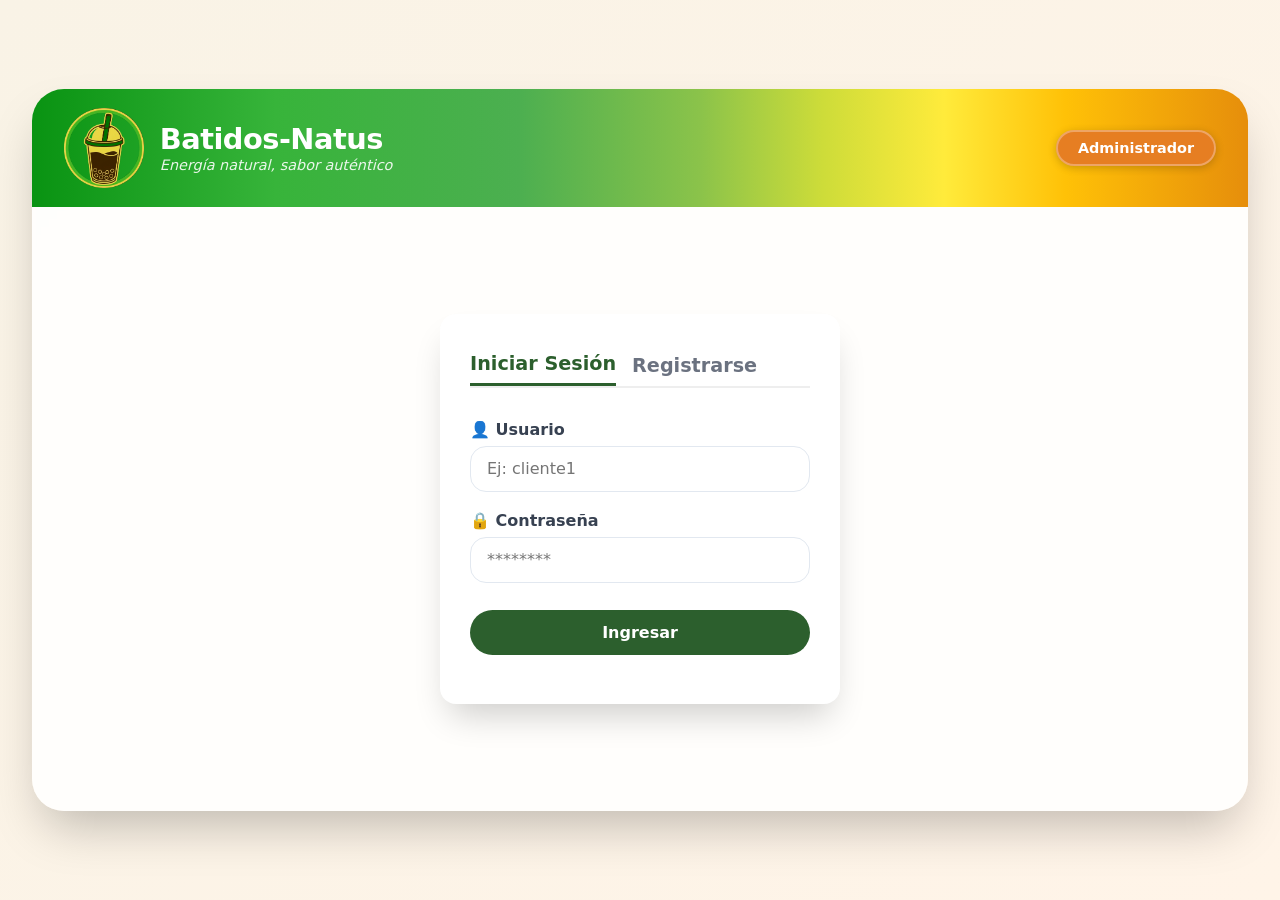
<file: opción 1/login.html>
<!DOCTYPE html>
<html lang="es">
<head>
    <meta charset="UTF-8">
    <meta name="viewport" content="width=device-width, initial-scale=1.0">
    <title>Batidos-Natus | Acceso</title>
    <link rel="stylesheet" href="css/main.css">
</head>
<body>
    <div class="app-container">
        <div class="main-header">
            <div class="logo-area">
                <img src="img/logo2.png" alt="Batidos-Natus Logo" class="logo-img">
                <div class="logo-text">
                    <h1>Batidos-Natus</h1>
                    <p>Energía natural, sabor auténtico</p>
                </div>
            </div>
            <button id="adminLoginBtn" class="btn-admin-header">Administrador</button>
        </div>
        <div class="content-pane">
            <div class="auth-panel">
                <div class="auth-card">
                    <div class="auth-tabs">
                        <button class="tab-btn active" id="tabLoginBtn">Iniciar Sesión</button>
                        <button class="tab-btn" id="tabRegisterBtn">Registrarse</button>
                    </div>
                    <div id="authFormContainer">
                        <!-- Formulario Login por defecto -->
                        <form id="loginForm" class="auth-form">
                            <div class="input-group">
                                <label>👤 Usuario</label>
                                <input type="text" id="loginUsername" placeholder="Ej: cliente1" required>
                            </div>
                            <div class="input-group">
                                <label>🔒 Contraseña</label>
                                <input type="password" id="loginPassword" placeholder="********" required>
                            </div>
                            <button type="submit" class="auth-submit">Ingresar</button>
                            <div id="authMessage" class="error-msg"></div>
                        </form>
                    </div>
                </div>
            </div>
        </div>
    </div>

    <!-- MODAL DE LOGIN ADMIN -->
    <div id="adminModal" class="modal-overlay" style="display:none;">
        <div class="modal-content">
            <div class="modal-header">
                <h2>🔑 Acceso Administrador</h2>
                <button id="closeModalBtn" class="modal-close">&times;</button>
            </div>
            <form id="adminLoginForm" class="auth-form">
                <div class="input-group">
                    <label>👤 Usuario Admin</label>
                    <input type="text" id="adminUsername" placeholder="admin" required>
                </div>
                <div class="input-group">
                    <label>🔒 Contraseña</label>
                    <input type="password" id="adminPassword" placeholder="********" required>
                </div>
                <button type="submit" class="auth-submit admin-submit">Ingresar como Admin</button>
                <div id="adminAuthMessage" class="error-msg"></div>
            </form>
        </div>
    </div>

    <script src="js/auth.js"></script>
    <script src="js/main.js"></script>

    <!-- Agregamos un script específico para el login admin -->
    <script>
        document.addEventListener('DOMContentLoaded', function() {
            const adminBtn = document.getElementById('adminLoginBtn');
            const modal = document.getElementById('adminModal');
            const closeBtn = document.getElementById('closeModalBtn');
            const adminForm = document.getElementById('adminLoginForm');
            const adminMessage = document.getElementById('adminAuthMessage');

            // Abrir modal
            adminBtn.addEventListener('click', function() {
                modal.style.display = 'flex';
                document.getElementById('adminUsername').focus();
            });

            // Cerrar modal
            closeBtn.addEventListener('click', function() {
                modal.style.display = 'none';
                adminMessage.textContent = '';
                adminForm.reset();
            });

            // Cerrar modal al hacer clic fuera
            modal.addEventListener('click', function(e) {
                if (e.target === modal) {
                    modal.style.display = 'none';
                    adminMessage.textContent = '';
                    adminForm.reset();
                }
            });

            // Login de admin
            adminForm.addEventListener('submit', function(e) {
                e.preventDefault();
                const username = document.getElementById('adminUsername').value.trim();
                const password = document.getElementById('adminPassword').value.trim();

                if (!username || !password) {
                    adminMessage.textContent = '⚠️ Completa todos los campos';
                    adminMessage.style.color = '#e74c3c';
                    return;
                }

                // Intentar login
                const result = loginUser(username, password);
                
                if (result.success && result.role === 'admin') {
                    adminMessage.textContent = '✅ Acceso concedido. Redirigiendo...';
                    adminMessage.style.color = '#2ecc71';
                    setTimeout(() => {
                        window.location.href = 'admin.html';
                    }, 800);
                } else {
                    adminMessage.textContent = '❌ Acceso denegado. Solo administradores.';
                    adminMessage.style.color = '#e74c3c';
                    document.getElementById('adminPassword').value = '';
                    document.getElementById('adminPassword').focus();
                }
            });
        });
    </script>

</body>
</html>
</file>
<file: css/styles.css>
/* Reset y estilos base */
* {
    margin: 0;
    padding: 0;
    box-sizing: border-box;
    font-family: 'Segoe UI', 'Poppins', system-ui, -apple-system, 'Roboto', sans-serif;
}

body {
    background: linear-gradient(135deg, #f9f3e6 0%, #fff4e8 100%);
    min-height: 100vh;
    display: flex;
    justify-content: center;
    align-items: center;
    padding: 2rem;
}

/* Contenedor principal con efecto glassmorphism */
.app-container {
    max-width: 1400px;
    width: 100%;
    background: rgba(255, 255, 255, 0.85);
    backdrop-filter: blur(2px);
    border-radius: 2rem;
    box-shadow: 0 25px 50px -12px rgba(0, 0, 0, 0.25);
    overflow: hidden;
    transition: all 0.3s ease;
}

/* Header profesional */
.main-header {
    background: #2c5f2d;
    padding: 1.2rem 2rem;
    display: flex;
    justify-content: space-between;
    align-items: center;
    flex-wrap: wrap;
    gap: 1rem;
    color: white;
}

.logo-area h1 {
    font-size: 1.8rem;
    letter-spacing: -0.5px;
    font-weight: 700;
}

.logo-area p {
    font-size: 0.8rem;
    opacity: 0.85;
    font-style: italic;
}

.user-welcome {
    background: rgba(255, 255, 255, 0.2);
    padding: 0.5rem 1.2rem;
    border-radius: 40px;
    display: flex;
    align-items: center;
    gap: 1rem;
    flex-wrap: wrap;
}

.user-welcome span {
    font-weight: 500;
}

.btn-logout {
    background: #ffb347;
    border: none;
    color: #2c2c2c;
    padding: 0.4rem 1rem;
    border-radius: 30px;
    font-weight: bold;
    cursor: pointer;
    transition: 0.2s;
    font-size: 0.8rem;
}

.btn-logout:hover {
    background: #ff9f1c;
    transform: scale(1.02);
}

/* Sección de contenido dinámico */
.content-pane {
    padding: 2rem;
    min-height: 500px;
}

/* Tarjetas de productos */
.products-grid {
    display: grid;
    grid-template-columns: repeat(auto-fill, minmax(280px, 1fr));
    gap: 2rem;
    margin-top: 1.5rem;
}

.product-card {
    background: white;
    border-radius: 1.5rem;
    overflow: hidden;
    box-shadow: 0 10px 15px -3px rgba(0, 0, 0, 0.1);
    transition: all 0.2s ease;
    cursor: pointer;
    border: 1px solid rgba(0,0,0,0.05);
}

.product-card:hover {
    transform: translateY(-6px);
    box-shadow: 0 20px 25px -12px rgba(0, 0, 0, 0.2);
}

.product-img {
    height: 180px;
    background-size: cover;
    background-position: center;
    position: relative;
    display: flex;
    align-items: flex-end;
    justify-content: flex-start;
    padding: 0.8rem;
}

.badge-natural {
    background: #2c5f2dcc;
    backdrop-filter: blur(4px);
    color: white;
    padding: 0.2rem 0.8rem;
    border-radius: 30px;
    font-size: 0.7rem;
    font-weight: bold;
}

.product-info {
    padding: 1.2rem;
}

.product-info h3 {
    font-size: 1.3rem;
    color: #2d6a4f;
}

.price {
    font-weight: 800;
    font-size: 1.4rem;
    color: #e67e22;
    margin: 0.5rem 0;
}

.desc {
    color: #4b5563;
    font-size: 0.85rem;
    margin-bottom: 1rem;
}

.add-btn {
    background: #2c5f2d;
    color: white;
    border: none;
    width: 100%;
    padding: 0.7rem;
    border-radius: 40px;
    font-weight: bold;
    cursor: pointer;
    transition: 0.2s;
}

.add-btn:hover {
    background: #1e4620;
    transform: scale(1.02);
}

/* carrito resumen */
.cart-summary {
    margin-top: 3rem;
    background: #fff7ed;
    border-radius: 1.5rem;
    padding: 1.2rem;
    border-left: 6px solid #ffb347;
}

.cart-title {
    font-size: 1.4rem;
    font-weight: bold;
    display: flex;
    justify-content: space-between;
    align-items: center;
}

.cart-items {
    list-style: none;
    margin: 1rem 0;
}

.cart-items li {
    display: flex;
    justify-content: space-between;
    align-items: center;
    padding: 0.5rem 0;
    border-bottom: 1px solid #ffe0b5;
}

.total {
    font-size: 1.3rem;
    font-weight: 800;
    text-align: right;
    margin-top: 0.8rem;
}

/* Estilos de login/register */
.auth-panel {
    display: flex;
    justify-content: center;
    align-items: center;
    min-height: 60vh;
    flex-direction: column;
}

.auth-card {
    background: white;
    border-radius: 2rem;
    padding: 2rem;
    width: 100%;
    max-width: 420px;
    box-shadow: 0 20px 35px -10px rgba(0, 0, 0, 0.2);
}

.auth-tabs {
    display: flex;
    gap: 1rem;
    margin-bottom: 2rem;
    border-bottom: 2px solid #eee;
}

.tab-btn {
    background: none;
    border: none;
    font-size: 1.2rem;
    font-weight: 600;
    padding: 0.5rem 0;
    cursor: pointer;
    color: #6b7280;
    transition: 0.2s;
}

.tab-btn.active {
    color: #2c5f2d;
    border-bottom: 3px solid #2c5f2d;
}

.auth-form {
    display: flex;
    flex-direction: column;
    gap: 1.2rem;
}

.input-group {
    display: flex;
    flex-direction: column;
    gap: 0.4rem;
}

.input-group label {
    font-weight: 600;
    color: #374151;
}

.input-group input {
    padding: 0.8rem 1rem;
    border: 1px solid #e2e8f0;
    border-radius: 1rem;
    font-size: 1rem;
    transition: 0.2s;
}

.input-group input:focus {
    outline: none;
    border-color: #2c5f2d;
    box-shadow: 0 0 0 3px rgba(44, 95, 45, 0.2);
}

.auth-submit {
    background: #2c5f2d;
    color: white;
    border: none;
    padding: 0.8rem;
    border-radius: 2rem;
    font-weight: bold;
    font-size: 1rem;
    cursor: pointer;
    margin-top: 0.5rem;
    transition: 0.2s;
}

.auth-submit:hover {
    background: #1e4620;
    transform: scale(1.02);
}

.error-msg {
    color: #dc2626;
    font-size: 0.8rem;
    text-align: center;
}

.success-msg {
    color: #2c5f2d;
    text-align: center;
}

.empty-cart {
    text-align: center;
    color: gray;
    padding: 1rem;
}

/* Botones de carrito */
.btn-qty {
    background: #f0ad4e;
    border: none;
    margin-left: 8px;
    border-radius: 30px;
    width: 26px;
    cursor: pointer;
    font-weight: bold;
    transition: 0.2s;
}

.btn-qty:hover {
    transform: scale(1.05);
}

.btn-remove {
    background: #dc3545;
    border: none;
    border-radius: 30px;
    margin-left: 6px;
    padding: 2px 8px;
    color: white;
    cursor: pointer;
    transition: 0.2s;
}

.btn-remove:hover {
    background: #c82333;
    transform: scale(1.05);
}

/* Loading spinner */
.loading-spinner {
    text-align: center;
    padding: 3rem;
}

.spinner {
    border: 4px solid #f3f3f3;
    border-top: 4px solid #2c5f2d;
    border-radius: 50%;
    width: 40px;
    height: 40px;
    animation: spin 1s linear infinite;
    margin: 0 auto 1rem;
}

@keyframes spin {
    0% { transform: rotate(0deg); }
    100% { transform: rotate(360deg); }
}

/* Responsive */
@media (max-width: 680px) {
    body {
        padding: 0.8rem;
    }
    .main-header {
        flex-direction: column;
        text-align: center;
    }
    .products-grid {
        grid-template-columns: 1fr;
    }
    .cart-items li {
        flex-direction: column;
        align-items: flex-start;
        gap: 0.5rem;
    }
}
</file>
<file: Batidos Natus/css/main.css>
@import 'base/reset.css';

@import 'layout/container.css';
@import 'layout/header.css';
@import 'layout/content.css';

@import 'components/products.css';
@import 'components/cart.css';
@import 'components/auth.css';
@import 'components/notification.css';
@import 'components/admin.css';
@import 'components/modal.css';
@import 'components/orders.css';
@import 'components/inventory.css';
@import 'components/empleado.css';
@import 'components/facturacion.css';
@import 'components/password-toggle.css';
@import 'components/scroll.css';
@import 'components/admin-stock-alerta.css';

@import 'utils/buttons.css';
@import 'utils/loading.css';
@import 'utils/animations.css';
@import 'utils/responsive.css';
</file>
<file: opción 1/css/main.css>
/* CSS PRINCIPAL */

/* 1. BASE - Reset y estilos fundamentales */
@import 'base/reset.css';

/* 2. LAYOUT - Estructura de la página */
@import 'layout/container.css';
@import 'layout/header.css';
@import 'layout/content.css';

/* 3. COMPONENTES - Elementos específicos */
@import 'components/products.css';
@import 'components/cart.css';
@import 'components/auth.css';
@import 'components/notification.css';
@import 'components/admin.css';
@import 'components/modal.css';
@import 'components/orders.css';
@import 'components/inventory.css';

/* 4. UTILIDADES - Elementos reutilizables */
@import 'utils/buttons.css';
@import 'utils/loading.css';
@import 'utils/animations.css';

/* 5. RESPONSIVE */
@import 'utils/responsive.css';
</file>
